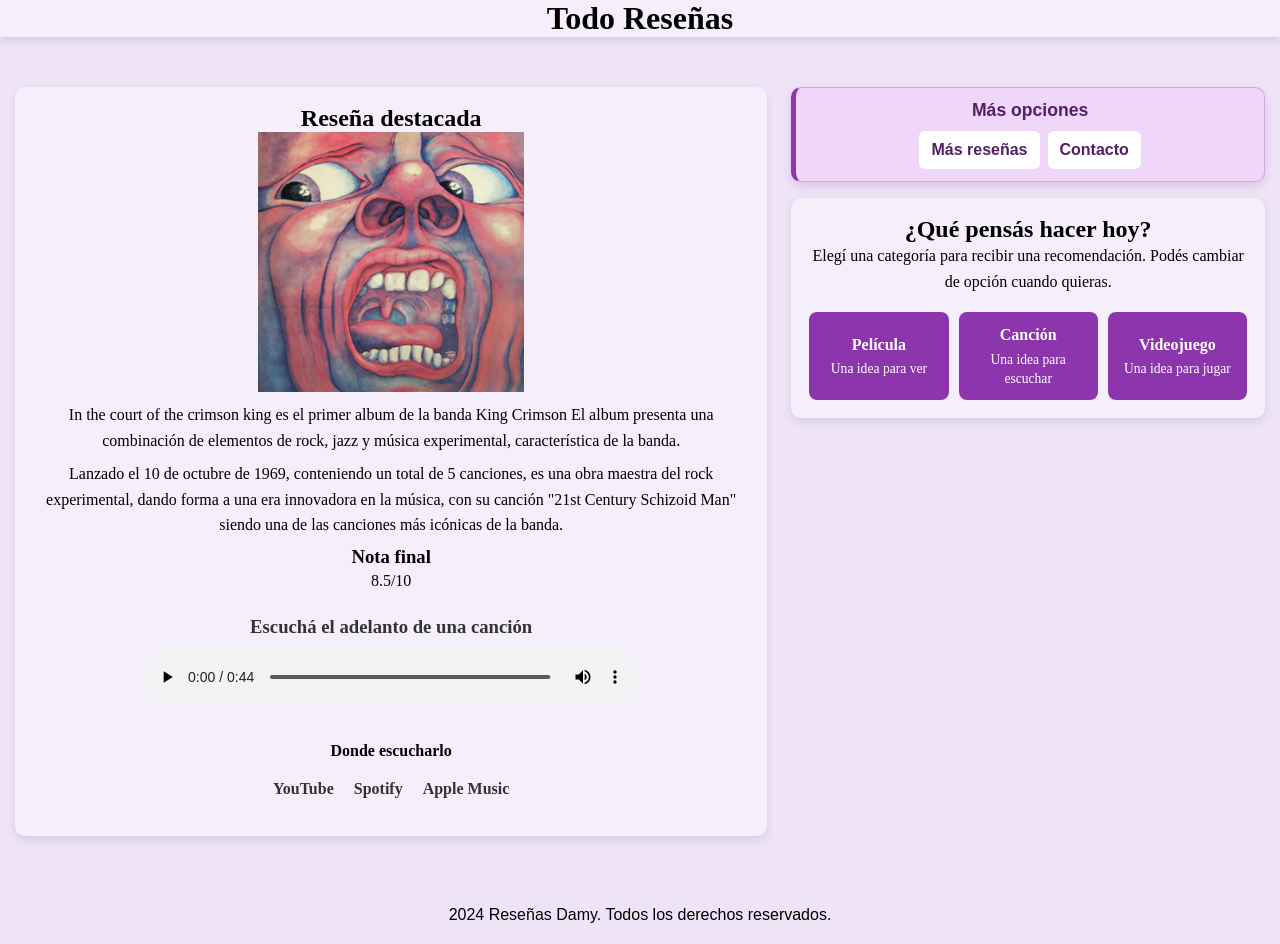
<file: index.html>
<!DOCTYPE html>
<html lang="es">
<head>
    <meta charset="UTF-8">
    <meta name="viewport" content="width=device-width, initial-scale=1.0">
    <link rel="stylesheet" href="./estilos/style.css">
    <link rel="icon" href="./img/favicon.jpg" type="FAVICON">
    <title>Reseñas</title>
</head>
<body>
    <header>
        <h1>Todo Reseñas</h1>
    </header>
    
    <main class="reseñas-grid inicio-grid">
        <div class="seccion reseña-destacada">
            <section>
                <h2>Reseña destacada</h2>
                <img src="./img/In_the_Court_of_the_Crimson_King_-_40th_Anniversary_Box_Set_-_Front_cover.jpeg" alt="in the court of the crimson king">
                <p>In the court of the crimson king es el primer album de la banda King Crimson El album presenta una combinación de elementos de rock, jazz y música experimental, característica de la banda.</p>
                <p>Lanzado el 10 de octubre de 1969, conteniendo un total de 5 canciones, es una obra maestra del rock experimental, dando forma a una era innovadora en la música, con su canción "21st Century Schizoid Man" siendo una de las canciones más icónicas de la banda.</p>
                <h3>Nota final</h3>
                <p>8.5/10</p>
                    <div class="audio-player">
                        <h3>Escuchá el adelanto de una canción</h3>
                            <audio controls>
                                <source src="./audios/21st Century Schizoid Man.mp3" type="audio/mpeg">
                                Tu navegador no soporta el elemento de audio.
                            </audio>
                    </div>
                <h4>Donde escucharlo</h4>
                    <div class ="linkinternos">
                            <ul>
                            <li><a href="https://www.youtube.com/watch?v=0ju5LRTMFLw&t=4s" target="_blank">YouTube</a></li>
                            <li><a href="https://open.spotify.com/intl-es/album/75ol9OP8bJaRqzGimpFHDm?si=dKhCyKQ-SFubprNWoMNZog" target="_blank">Spotify</a></li>
                            <li><a href="https://music.apple.com/ar/album/in-the-court-of-the-crimson-king-expanded-edition/918534711" target="_blank">Apple Music</a></li>
                        </ul>
                    </div>
            </section>
        </div>
        <div class="inicio-lateral">
            <nav class="menu navegacion-inicio" aria-label="Navegación principal">
                <h2>Más opciones</h2>
                <ul>
                    <li><a href="./Pages/Reseña_gral.html">Más reseñas</a></li>
                    <li><a href="./Pages/contacto.html">Contacto</a></li>
                </ul>
            </nav>
            <section class="seccion recomendador">
                <h2>¿Qué pensás hacer hoy?</h2>
                <p>Elegí una categoría para recibir una recomendación. Podés cambiar de opción cuando quieras.</p>
                <div class="ideas-aleatorias">
                    <button type="button" id="btn-pelicula">Película <span>Una idea para ver</span></button>
                    <button type="button" id="btn-cancion">Canción <span>Una idea para escuchar</span></button>
                    <button type="button" id="btn-juego">Videojuego <span>Una idea para jugar</span></button>
                </div>
                <div id="resultado-recomendacion" class="resultado-recomendacion" aria-live="polite" aria-atomic="true"></div>
            </section>
        </div>
    </main>

    <footer>
        <div class="menu">
            <p>2024 Reseñas Damy. Todos los derechos reservados.</p>
        </div>
    </footer>
<script src="./js/peliculas.js"></script>
<script src="./js/musica.js"></script>
<script src="./js/juegos.js"></script>
</body>
</html>
</file>
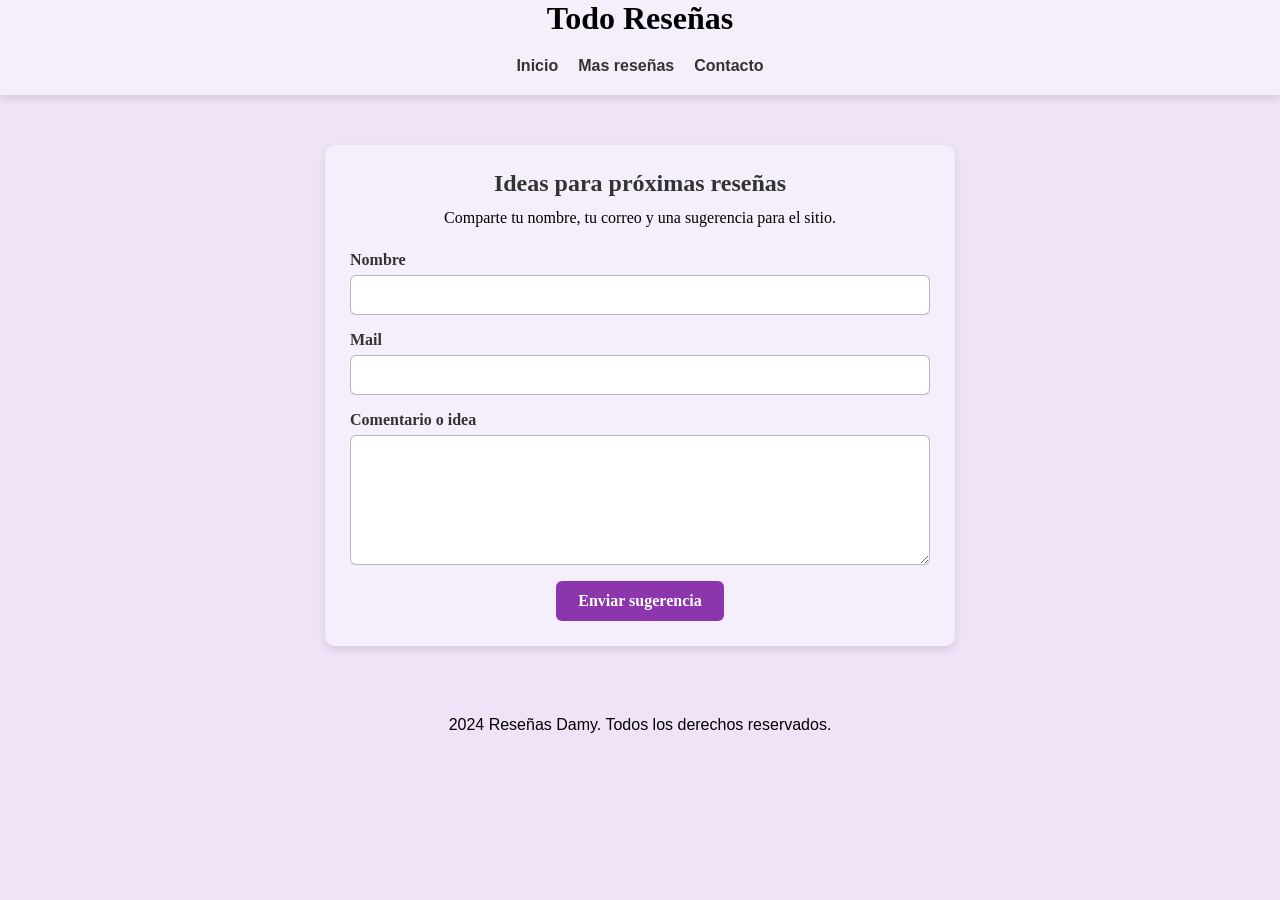
<file: Pages/contacto.html>
<!DOCTYPE html>
<html lang="es">
<head>
    <meta charset="UTF-8">
    <meta name="viewport" content="width=device-width, initial-scale=1.0">
    <link rel="stylesheet" href="../estilos/style.css">
    <link rel="icon" href="../img/favicon.jpg" type="FAVICON">
    <title>Contacto</title>
</head>
<body>
    <header>
        <h1>Todo Reseñas</h1>
        <div class ="menu">
            <ul>
                <li><a href="../index.html">Inicio</a></li>
                <li><a href="../Pages/Reseña_gral.html">Mas reseñas</a></li>
                <li><a href="../Pages/contacto.html">Contacto</a></li>
            </ul>
        </div>
    </header>

    <main>
        <div class="seccion contacto-seccion">
            <h2>Ideas para próximas reseñas</h2>
            <p>Comparte tu nombre, tu correo y una sugerencia para el sitio.</p>
            <form class="formulario-contacto" action="https://formsubmit.co/0a820550f81e804b0469c82b272486e4" method="POST">
                <div class="campo-formulario">
                    <label for="nombre">Nombre</label>
                    <input type="text" id="nombre" name="nombre" autocomplete="name" required>
                </div>
                <div class="campo-formulario">
                    <label for="email">Mail</label>
                    <input type="email" id="email" name="email" autocomplete="email" required>
                </div>
                <div class="campo-formulario">
                    <label for="comentario">Comentario o idea</label>
                    <textarea id="comentario" name="comentario" rows="6" required></textarea>
                </div>
                <input type="hidden" name="_subject" value="Nueva sugerencia para Todo Reseñas">
                <input type="hidden" name="_captcha" value="false">
                <button type="submit">Enviar sugerencia</button>
            </form>
            <p class="estado-envio" id="estado-envio" role="status" aria-live="polite" hidden></p>
            <button class="otra-sugerencia" id="otra-sugerencia" type="button" hidden>Enviar otra sugerencia</button>
        </div>
    </main>

    <footer>
        <div class="menu">
            <p>2024 Reseñas Damy. Todos los derechos reservados.</p>
        </div>
    </footer>
    <script src="../js/contacto.js"></script>
</body>
</html>
</file>
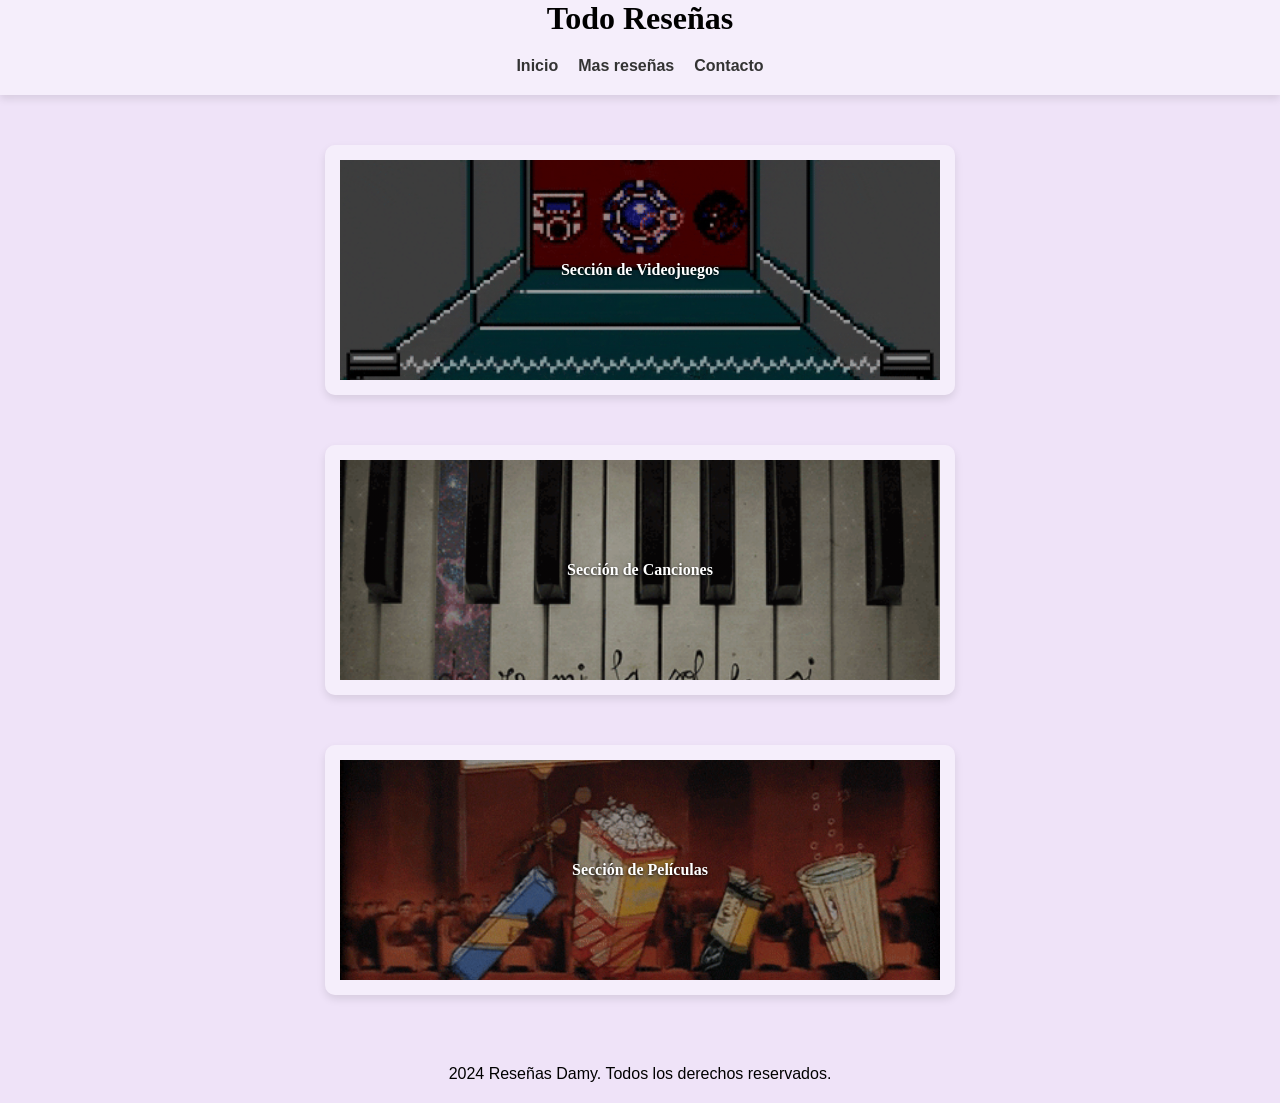
<file: Pages/Reseña_gral.html>
<!DOCTYPE html>
<html lang="es">
<head>
    <meta charset="UTF-8">
    <meta name="viewport" content="width=device-width, initial-scale=1.0">
    <link rel="stylesheet" href="../estilos/style.css">
    <link rel="icon" href="../img/favicon.jpg" type="FAVICON">
    <title>Reseñas Generales</title>
</head>
<body>
    <header>
        <h1>Todo Reseñas</h1>
        <div class ="menu">
            <ul>
                <li><a href="../index.html">Inicio</a></li>
                <li><a href="../Pages/Reseña_gral.html">Mas reseñas</a></li>
                <li><a href="../Pages/contacto.html">Contacto</a></li>
            </ul>
        </div>
    </header>

    <div class="seccion">
        <section>
            <div class="gif_fondo gif_videojuegos">
                <div class="masreseñas">
                    <div class="linkinternos">
                        <ul>
                            <li><a href="../Pages/reseñas_vj.html">Sección de Videojuegos</a></li>
                        </ul>    
                    </div>
                </div>
            </div>
        </section>
    </div>
    <div class="seccion">
        <section>
            <div class="gif_fondo gif_canciones">
                <div class="masreseñas">
                    <div class="linkinternos">
                        <ul>
                            <li><a href="../Pages/reseñas_canciones.html">Sección de Canciones</a></li>
                        </ul>    
                    </div>
                </div>
            </div>
        </section>
    </div>
    <div class="seccion">
        <section>
            <div class="gif_fondo gif_peliculas">
                <div class="masreseñas">
                    <div class="linkinternos">
                        <ul>
                            <li><a href="../Pages/reseñas_peliculas.html">Sección de Películas</a></li>
                        </ul>    
                    </div>
                </div>
            </div>
        </section>
    </div>
    <footer>
        <div class="menu">
            <p>2024 Reseñas Damy. Todos los derechos reservados.</p>
        </div>
    </footer>
</body>
</html>
</file>
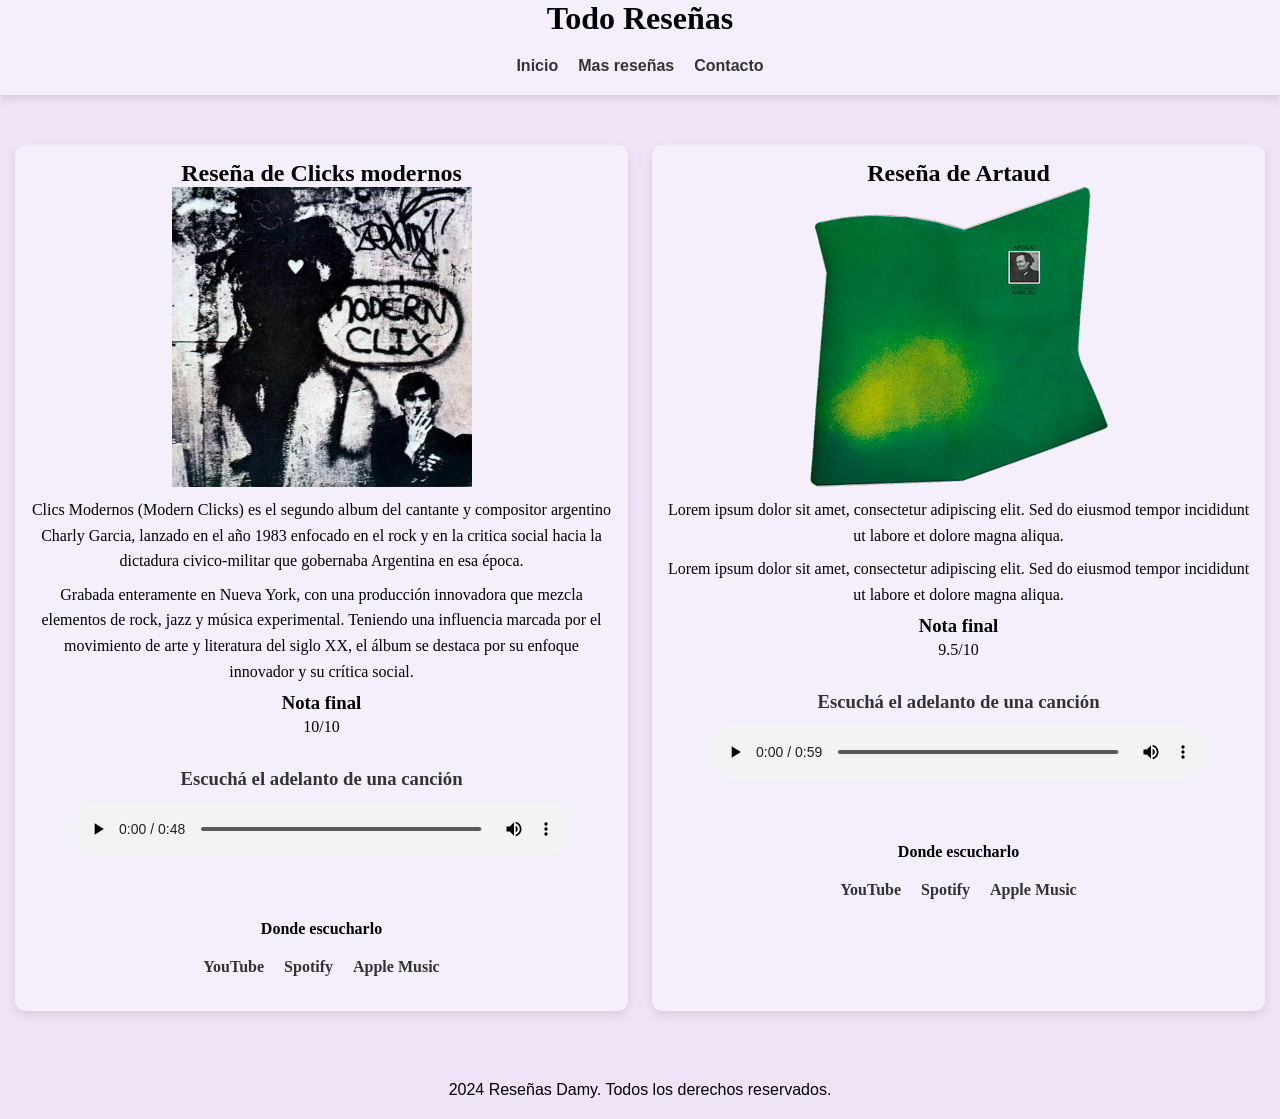
<file: Pages/reseñas_canciones.html>
<!DOCTYPE html>
<html lang="es">
<head>
    <meta charset="UTF-8">
    <meta name="viewport" content="width=device-width, initial-scale=1.0">
    <link rel="stylesheet" href="../estilos/style.css">
    <link rel="icon" href="../img/favicon.jpg" type="FAVICON">
    <title>Reseñas Canciones</title>
</head>
<body>
    <header>
        <h1>Todo Reseñas</h1>
        <div class ="menu">
            <ul>
                <li><a href="../index.html">Inicio</a></li>
                <li><a href="../Pages/Reseña_gral.html">Mas reseñas</a></li>
                <li><a href="../Pages/contacto.html">Contacto</a></li>
            </ul>
        </div>
    </header>

    <main class="reseñas-grid">
    <div class="seccion">
        <section>
            <h2>Reseña de Clicks modernos</h2>
            <img src="../img/Clics_modernos.jpg" alt="Clicks modernos">
            <p>Clics Modernos (Modern Clicks) es el segundo album del cantante y compositor argentino Charly Garcia, lanzado en el año 1983 enfocado en el rock y en la critica social hacia la dictadura civico-militar que gobernaba Argentina en esa época.</p>
            <p>Grabada enteramente en Nueva York, con una producción innovadora que mezcla elementos de rock, jazz y música experimental. Teniendo una influencia marcada por el movimiento de arte y literatura del siglo XX, el álbum se destaca por su enfoque innovador y su crítica social.</p>
            <h3>Nota final</h3>
            <p>10/10</p>
                <div class="audio-player">
                    <h3>Escuchá el adelanto de una canción</h3>
                        <audio controls>
                            <source src="../audios/Charly Garcia.mp3" type="audio/mpeg">
                            Tu navegador no soporta el elemento de audio.
                        </audio>
                </div>
            <h4>Donde escucharlo</h4>
                <div class ="linkinternos">
                        <ul>
                        <li><a href="https://music.youtube.com/playlist?list=OLAK5uy_lwG1icxv1WYlvlI4onoJYyxSJ69yXi6fg&feature=gws_kp_album&feature=gws_kp_artist" target="_blank">YouTube</a></li>
                        <li><a href="https://open.spotify.com/album/3OyBf97NOuJjhEpQHY920H?autoplay=true" target="_blank">Spotify</a></li>
                        <li><a href="https://music.apple.com/ar/album/clics-modernos/1443921010" target="_blank">Apple Music</a></li>
                    </ul>
                </div>         
        </section>
    </div>
    <div class="seccion">
        <section>
            <h2>Reseña de Artaud</h2>
            <img src="../img/artaud.png" alt="Artaud">
            <p>Lorem ipsum dolor sit amet, consectetur adipiscing elit. Sed do eiusmod tempor incididunt ut labore et dolore magna aliqua.</p>
            <p>Lorem ipsum dolor sit amet, consectetur adipiscing elit. Sed do eiusmod tempor incididunt ut labore et dolore magna aliqua.</p>
            <h3>Nota final</h3>
            <p>9.5/10</p>
                <div class="audio-player">
                    <h3>Escuchá el adelanto de una canción</h3>
                        <audio controls>
                            <source src="../audios/Artaud.mp3" type="audio/mpeg">
                            Tu navegador no soporta el elemento de audio.
                        </audio>
                </div>
            <h4>Donde escucharlo</h4>
                <div class ="linkinternos">
                        <ul>
                        <li><a href="https://www.youtube.com/watch?v=Tk23kQRFWcw&list=PLL0BXIloA_5y3uX2UO0ktpQtUcuc2zGj-" target="_blank">YouTube</a></li>
                        <li><a href="https://open.spotify.com/intl-es/album/5MJR9j21vjEi4ODxzhvoTA?si=YbsIon0pR--mQfDcHhIReQ" target="_blank">Spotify</a></li>
                        <li><a href="https://music.apple.com/ar/album/artaud/321645242" target="_blank">Apple Music</a></li>
                    </ul>
                </div>   
        </section> 
    </div>
    </main>
    <footer>
        <div class="menu">
            <p>2024 Reseñas Damy. Todos los derechos reservados.</p>
        </div>
    </footer>
</body>
</html>
</file>
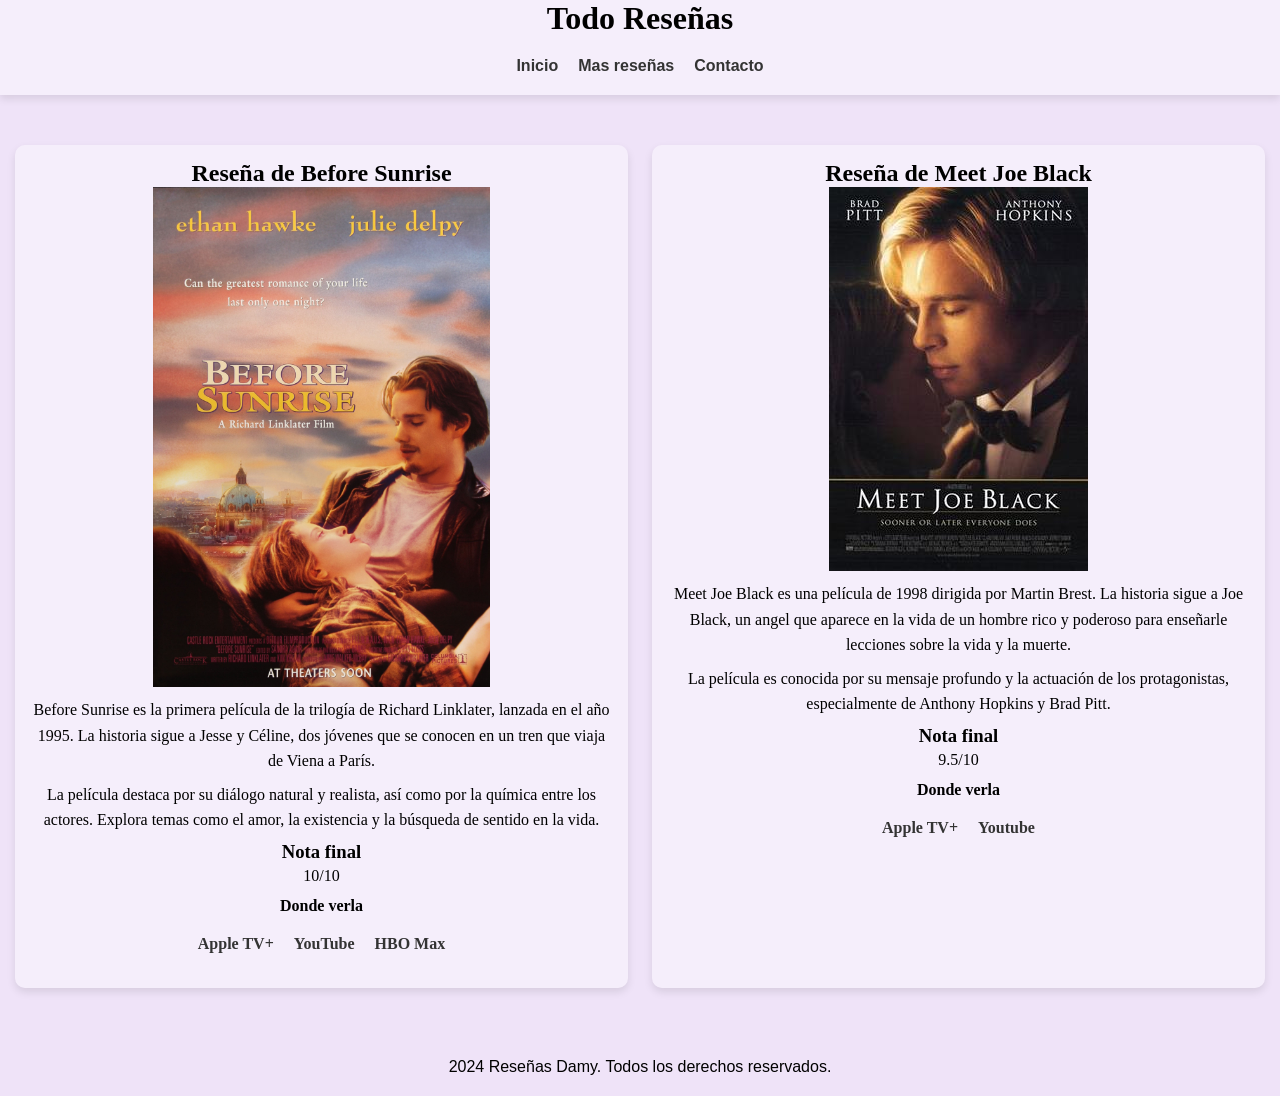
<file: Pages/reseñas_peliculas.html>
<!DOCTYPE html>
<html lang="es">
<head>
    <meta charset="UTF-8">
    <meta name="viewport" content="width=device-width, initial-scale=1.0">
    <link rel="stylesheet" href="../estilos/style.css">
    <link rel="icon" href="../img/favicon.jpg" type="FAVICON">
    <title>Reseñas Canciones</title>
</head>
<body>
    <header>
        <h1>Todo Reseñas</h1>
        <div class ="menu">
            <ul>
                <li><a href="../index.html">Inicio</a></li>
                <li><a href="../Pages/Reseña_gral.html">Mas reseñas</a></li>
                <li><a href="../Pages/contacto.html">Contacto</a></li>
            </ul>
        </div>
    </header>

    <main class="reseñas-grid">
    <div class="seccion">
        <section>
            <h2>Reseña de Before Sunrise</h2>
            <img class="before-sunrise-img" src="../img/before_sunrise.jpg" alt="Before Sunrise">
            <p>Before Sunrise es la primera película de la trilogía de Richard Linklater, lanzada en el año 1995. La historia sigue a Jesse y Céline, dos jóvenes que se conocen en un tren que viaja de Viena a París.</p>
            <p>La película destaca por su diálogo natural y realista, así como por la química entre los actores. Explora temas como el amor, la existencia y la búsqueda de sentido en la vida.</p>
            <h3>Nota final</h3>
            <p>10/10</p> 
            <h4>Donde verla</h4>
                <div class ="linkinternos">
                        <ul>
                        <li><a href="https://tv.apple.com/ar/movie/antes-del-amanecer/umc.cmc.65m3n3lrca1e6nljfyvhn76u0" target="_blank">Apple TV+</a></li>                            
                        <li><a href="https://www.youtube.com/watch?v=mpsGWuyp-6I" target="_blank">YouTube</a></li>
                        <li><a href="https://www.hbomax.com/movie/b6977239-ed52-4973-9bb0-bcd0dedaf7f3?utm_source=universal_search" target="_blank">HBO Max</a></li>
                    </ul>
                </div>   
        </section>
    </div>
    <div class="seccion">
        <section>
            <h2>Reseña de Meet Joe Black</h2>
            <img src="../img/Meet_Joe_Black.jpg" alt="Meet Joe Black">
            <p>Meet Joe Black es una película de 1998 dirigida por Martin Brest. La historia sigue a Joe Black, un angel que aparece en la vida de un hombre rico y poderoso para enseñarle lecciones sobre la vida y la muerte.</p>
            <p>La película es conocida por su mensaje profundo y la actuación de los protagonistas, especialmente de Anthony Hopkins y Brad Pitt.</p>
            <h3>Nota final</h3>
            <p>9.5/10</p>
            <h4>Donde verla</h4>
                <div class ="linkinternos">
                        <ul>
                        <li><a href="https://tv.apple.com/ar/movie/conocen-a-joe-black/umc.cmc.170f1fuaoftr90dd9phfzur4x" target="_blank">Apple TV+</a></li>
                        <li><a href="https://www.youtube.com/watch?v=wKbIddQVHJc" target="_blank">Youtube</a></li>
                    </ul>
                </div>   
        </section> 
    </div>
    </main>
    <footer>
        <div class="menu">
            <p>2024 Reseñas Damy. Todos los derechos reservados.</p>
        </div>
    </footer>
</body>
</html>
</file>
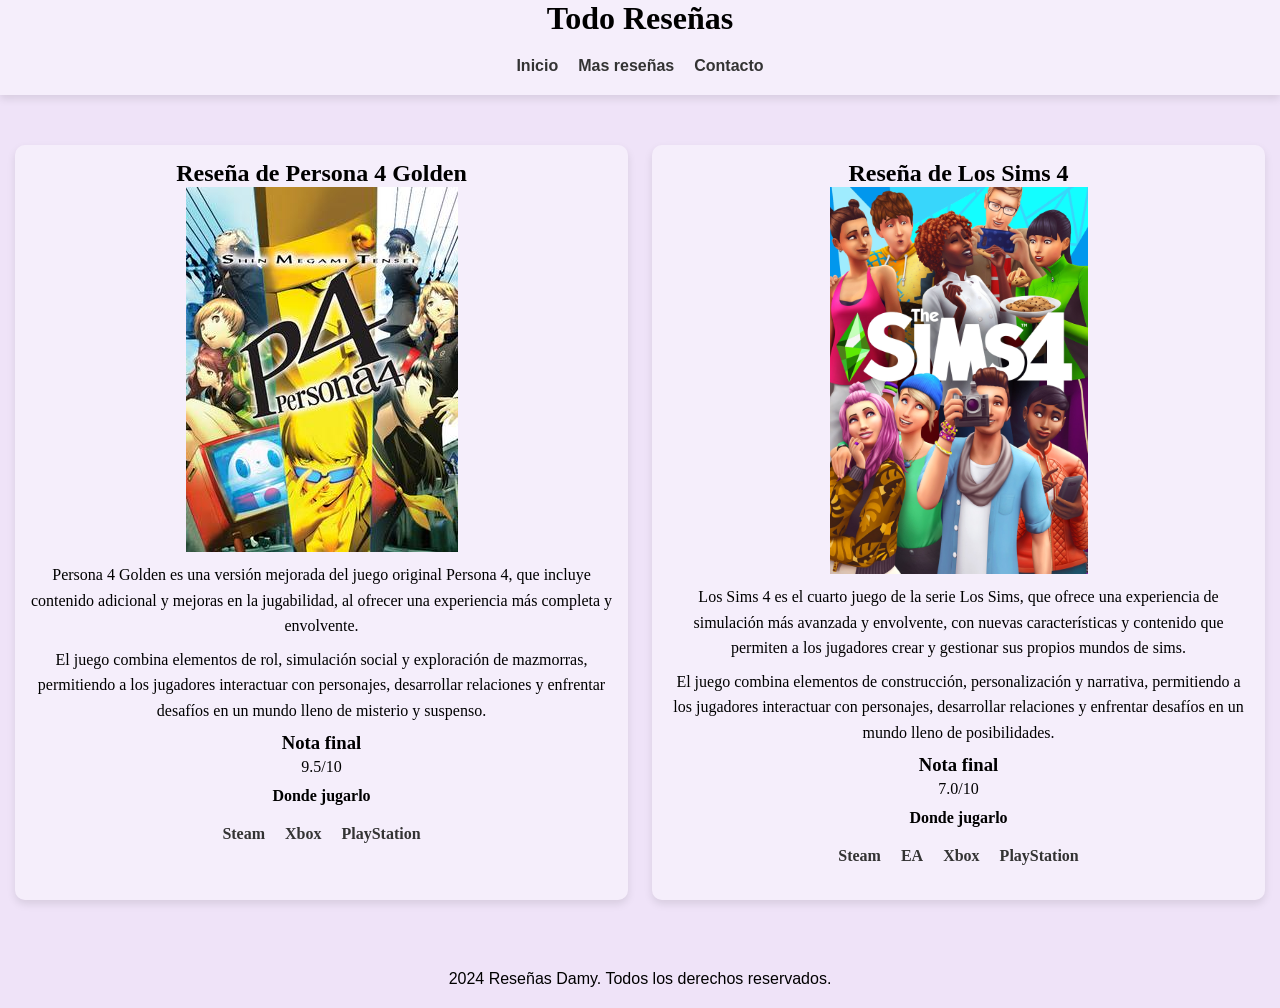
<file: Pages/reseñas_vj.html>
<!DOCTYPE html>
<html lang="es">
<head>
    <meta charset="UTF-8">
    <meta name="viewport" content="width=device-width, initial-scale=1.0">
    <link rel="stylesheet" href="../estilos/style.css">
    <link rel="icon" href="../img/favicon.jpg" type="FAVICON">
    <title>Reseñas videojuegos</title>
</head>
<body>
    <header>
        <h1>Todo Reseñas</h1>
        <div class ="menu">
            <ul>
                <li><a href="../index.html">Inicio</a></li>
                <li><a href="../Pages/Reseña_gral.html">Mas reseñas</a></li>
                <li><a href="../Pages/contacto.html">Contacto</a></li>
            </ul>
        </div>
    </header>

    <main class="reseñas-grid">
    <div class="seccion">
        <section>
            <h2>Reseña de Persona 4 Golden</h2>
            <img src="../img/Shin_Megami_Tensei_Persona_4.jpg" alt="Persona 4 Golden">
            <p>Persona 4 Golden es una versión mejorada del juego original Persona 4, que incluye contenido adicional y mejoras en la jugabilidad, al ofrecer una experiencia más completa y envolvente.</p>
            <p>El juego combina elementos de rol, simulación social y exploración de mazmorras, permitiendo a los jugadores interactuar con personajes, desarrollar relaciones y enfrentar desafíos en un mundo lleno de misterio y suspenso.</p>
                <h3>Nota final</h3>
                <p>9.5/10</p>            
            <h4>Donde jugarlo</h4>
                <div class ="linkinternos">
                        <ul>
                        <li><a href="https://store.steampowered.com/app/1113000/Persona_4_Golden/" target="_blank">Steam</a></li>
                        <li><a href="https://www.xbox.com/es-AR/games/store/persona-4-golden/9pk4b09smn5c" target="_blank">Xbox</a></li>
                        <li><a href="https://www.playstation.com/es-ar/games/persona-4-golden/" target="_blank">PlayStation</a></li>                        
                    </ul>
                </div>            
        </section>
    </div>
    <div class="seccion">
        <section>
            <h2>Reseña de Los Sims 4</h2>
            <img src="../img/Sims4_Rebrand.png" alt="Los Sims 4">
            <p>Los Sims 4 es el cuarto juego de la serie Los Sims, que ofrece una experiencia de simulación más avanzada y envolvente, con nuevas características y contenido que permiten a los jugadores crear y gestionar sus propios mundos de sims.</p>
            <p>El juego combina elementos de construcción, personalización y narrativa, permitiendo a los jugadores interactuar con personajes, desarrollar relaciones y enfrentar desafíos en un mundo lleno de posibilidades.</p>
            <h3>Nota final</h3>
            <p>7.0/10</p>
            <h4>Donde jugarlo</h4>
                <div class ="linkinternos">
                        <ul>
                        <li><a href="https://store.steampowered.com/app/1222670/The_Sims_4/" target="_blank">Steam</a></li>
                        <li><a href="https://www.ea.com/es/games/the-sims/the-sims-4/buy" target="_blank">EA</a></li>
                        <li><a href="https://www.xbox.com/es-AR/games/store/los-sims-4/c08jxnk0vg5l" target="_blank">Xbox</a></li>
                        <li><a href="https://www.playstation.com/es-ar/games/the-sims-4/" target="_blank">PlayStation</a></li>                        
                    </ul>
                </div>
        </section> 
    </div>
    </main>
    <footer>
        <div class="menu">
            <p>2024 Reseñas Damy. Todos los derechos reservados.</p>
        </div>
    </footer>
</body>
</html>
</file>
<file: estilos/style.css>
* {
    margin: 0;
    padding: 0;
    box-sizing: border-box;
}

body {
    background-color: rgba(213, 183, 238, 0.377);
}

header {
    background-color: rgba(255, 255, 255, 0.377);
    text-align: center;
    box-shadow: 0 4px 8px rgba(0, 0, 0, 0.1);
    padding: 0 16px;
}

header h1 {
    overflow-wrap: anywhere;
}

.menu {
    padding: 20px 0;
    text-align: center;
    font-family: helvetica, sans-serif;
}

.menu a {
    text-decoration: none;
    color: #333;
    font-weight: bold;
    transition: color 0.3s ease;
}

.menu a:hover {
    color: #b300ff8f;
    font-size: 18px;
}

.menu ul {
    list-style-type: none;
    display: flex;
    justify-content: center;
    flex-wrap: wrap;
    gap: 20px;
}

.seccion {
    background-color: rgba(255, 255, 255, 0.377);
    padding: 15px;
    border-radius: 10px;
    box-shadow: 0 4px 8px rgba(0, 0, 0, 0.1);
    max-width: 630px;
    margin: 50px auto;
    text-align: center;
}

.seccion p {
    line-height: 1.6;
    margin-bottom: 8px;
    overflow-wrap: anywhere;
}

.seccion img {
    display: block;
    max-width: 100%;
    height: auto;
    margin-bottom: 10px;
    margin-left: auto;
    margin-right: auto;
}

.ideas-aleatorias {
    display: flex;
    flex-direction: column;
    gap: 14px;
    margin-top: 24px;
}

.ideas-aleatorias button {
    background-color: #8d35ad;
    border: 0;
    border-radius: 8px;
    color: #ffffff;
    cursor: pointer;
    font: inherit;
    font-weight: bold;
    line-height: 1.4;
    padding: 14px 16px;
    transition: background-color 0.2s ease, transform 0.2s ease;
}

.ideas-aleatorias button:hover {
    background-color: #70288a;
    transform: translateY(-2px);
}

.ideas-aleatorias button:focus-visible {
    outline: 3px solid #70288a;
    outline-offset: 3px;
}

.resultado-recomendacion:not(:empty) {
    background-color: rgba(255, 255, 255, 0.75);
    border-left: 4px solid #8d35ad;
    border-radius: 8px;
    margin-top: 24px;
    padding: 18px;
    text-align: left;
}

.resultado-recomendacion h3 {
    color: #70288a;
    margin-bottom: 10px;
}

.resultado-recomendacion p {
    line-height: 1.6;
    margin-bottom: 8px;
}

.resultado-recomendacion .etiqueta-recomendacion {
    color: #555;
    font-size: 0.9rem;
    font-weight: bold;
    margin-bottom: 6px;
    text-align: left;
}

.before-sunrise-img {
    max-width: 100%;
    max-height: 500px;
    height: auto;
    object-fit: contain;
}

.contacto-seccion {
    padding: 25px;
}

.contacto-seccion h2 {
    margin-bottom: 8px;
    color: #333;
}

.contacto-seccion p {
    margin-bottom: 20px;
}

.formulario-contacto {
    display: flex;
    flex-direction: column;
    gap: 16px;
    text-align: left;
}

.formulario-contacto[hidden],
.otra-sugerencia[hidden] {
    display: none;
}

.campo-formulario {
    display: flex;
    flex-direction: column;
    gap: 6px;
}

.campo-formulario label {
    color: #333;
    font-weight: bold;
}

.campo-formulario input,
.campo-formulario textarea {
    border: 1px solid rgba(51, 51, 51, 0.35);
    border-radius: 6px;
    box-sizing: border-box;
    font: inherit;
    padding: 10px;
    max-width: 100%;
    width: 100%;
}

.campo-formulario textarea {
    min-height: 130px;
    resize: vertical;
}

.campo-formulario input:focus,
.campo-formulario textarea:focus {
    border-color: #8d35ad;
    outline: 2px solid rgba(141, 53, 173, 0.2);
}

.formulario-contacto button {
    align-self: center;
    background-color: #8d35ad;
    border: 0;
    border-radius: 6px;
    color: #ffffff;
    cursor: pointer;
    font: inherit;
    font-weight: bold;
    padding: 11px 22px;
}

.formulario-contacto button:hover {
    background-color: #70288a;
}

.formulario-contacto button:disabled {
    cursor: wait;
    opacity: 0.7;
}

.estado-envio:not([hidden]) {
    background-color: rgba(141, 53, 173, 0.1);
    border-radius: 6px;
    color: #522064;
    display: block;
    font-weight: bold;
    margin: 16px auto 0;
    padding: 10px 14px;
    text-align: center;
    width: fit-content;
}

.estado-envio.exito:not([hidden]) {
    align-items: center;
    display: flex;
    justify-content: center;
    min-height: 130px;
    width: 100%;
}

.estado-envio.error {
    background-color: rgba(179, 0, 0, 0.1);
    color: #8b0000;
}

.otra-sugerencia {
    background-color: #8d35ad;
    border: 0;
    border-radius: 6px;
    color: #ffffff;
    cursor: pointer;
    display: block;
    font: inherit;
    font-weight: bold;
    margin: 16px auto 0;
    padding: 11px 22px;
}

.otra-sugerencia:hover {
    background-color: #70288a;
}

.masreseñas {
    min-height: 220px;
    border-radius: 12px;
    background-size: cover;
    background-position: center;
    display: flex;
    align-items: center;
    justify-content: center;
}

.gif_fondo {
    min-height: 220px;
    background-size: cover;
    background-position: center;
    background-repeat: no-repeat;
}

.gif_videojuegos {
    background-image: linear-gradient(rgba(0, 0, 0, 0.38), rgba(0, 0, 0, 0.38)), url("../img/games.gif");
}

.gif_peliculas {
    background-image: linear-gradient(rgba(0, 0, 0, 0.38), rgba(0, 0, 0, 0.38)), url("../img/movies.gif");
}
.gif_canciones {
    background-image: linear-gradient(rgba(0, 0, 0, 0.38), rgba(0, 0, 0, 0.38)), url("../img/music.gif");
}

.audio-player {
    max-width: 100%;
    margin: 0 auto 40px;
    border-radius: 10px;
    text-align: center;
    padding: 20px 15px;
}

.audio-player h3 {
    margin-bottom: 12px;
    color: #333;
}

.audio-player audio {
    width: 100%;
    max-width: 500px;
}

.linkinternos {
    padding: 20px;
    text-align: center;
    border-radius: 10px;
}

.linkinternos a {
    text-decoration: none;
    color: #333;
    font-weight: bold;
    transition: color 0.3s ease;
}

.linkinternos a:hover {
    color: #b300ff8f;
}

.gif_fondo .linkinternos {
    background-color: transparent;
    border: 0;
    box-shadow: none;
}

.gif_fondo .linkinternos a {
    color: #ffffff;
    text-shadow: 0 1px 3px rgba(0, 0, 0, 0.8);
}

.gif_fondo .linkinternos a:hover {
    color: #b300ff8f;
}

.linkinternos ul {
    list-style-type: none;
    display: flex;
    justify-content: center;
    flex-wrap: wrap;
    gap: 20px;
}

.inicio-grid {
    display: grid;
    gap: 16px;
    grid-template-columns: minmax(0, 1fr);
}

.navegacion-inicio {
    order: -1;
    background-color: #f0d7fa;
    border: 1px solid rgba(112, 40, 138, 0.25);
    border-left: 5px solid #8d35ad;
    border-radius: 10px;
    box-shadow: 0 4px 10px rgba(112, 40, 138, 0.16);
    padding: 12px;
}

.navegacion-inicio h2 {
    color: #522064;
    font-size: 1.1rem;
    margin-bottom: 10px;
}

.navegacion-inicio ul {
    gap: 8px;
}

.navegacion-inicio a {
    background-color: #ffffff;
    border-radius: 6px;
    color: #522064;
    display: block;
    padding: 10px 12px;
    transition: background-color 0.2s ease, color 0.2s ease;
}

.navegacion-inicio a:hover {
    background-color: #70288a;
    color: #ffffff;
}

.inicio-lateral {
    display: flex;
    flex-direction: column;
    gap: 16px;
}

.inicio-grid .seccion {
    margin: 24px auto;
    padding: 18px;
}

.inicio-grid .seccion img {
    max-height: 260px;
    object-fit: contain;
}

.inicio-grid .audio-player {
    margin-bottom: 20px;
    padding: 14px;
}

.inicio-grid .ideas-aleatorias {
    gap: 10px;
    margin-top: 18px;
}

.inicio-grid .ideas-aleatorias button {
    padding: 12px 14px;
}

.inicio-grid .ideas-aleatorias button span {
    display: block;
    font-size: 0.85rem;
    font-weight: normal;
    margin-top: 3px;
}

.inicio-grid .resultado-recomendacion:not(:empty) {
    margin-top: 16px;
    padding: 14px;
}

@media (min-width: 768px) {
    .reseñas-grid {
        display: grid;
        grid-template-columns: repeat(2, minmax(0, 1fr));
        gap: 24px;
        max-width: 1320px;
        margin: 50px auto;
        padding: 0 15px;
    }

    .reseñas-grid .seccion {
        width: 100%;
        max-width: none;
        margin: 0;
    }

    .inicio-grid .seccion {
        margin: 0;
        padding: 18px;
    }

    .inicio-grid {
        align-items: start;
        align-content: start;
        grid-template-columns: minmax(0, 1.35fr) minmax(300px, 0.85fr);
    }

    .navegacion-inicio {
        align-self: start;
        width: 100%;
    }

    .reseñas-grid .recomendador {
        align-self: start;
    }

    .inicio-grid .ideas-aleatorias {
        display: grid;
        grid-template-columns: repeat(3, minmax(0, 1fr));
    }
}

@media (max-width: 600px) {
    header {
        padding: 0 12px;
    }

    .menu {
        padding: 16px 0;
    }

    .menu ul,
    .linkinternos ul {
        column-gap: 16px;
        row-gap: 12px;
    }

    .seccion {
        margin: 24px 12px;
        padding: 12px;
    }

    .contacto-seccion {
        padding: 18px 14px;
    }

    .linkinternos,
    .audio-player {
        padding: 16px 8px;
    }

    .audio-player audio {
        display: block;
        width: 100%;
    }

    .inicio-grid .seccion {
        margin: 24px 12px;
        padding: 12px;
    }

    .inicio-grid .seccion.recomendador {
        margin-top: 0;
    }

    .gif_fondo,
    .masreseñas {
        min-height: 180px;
    }
}
</file>
